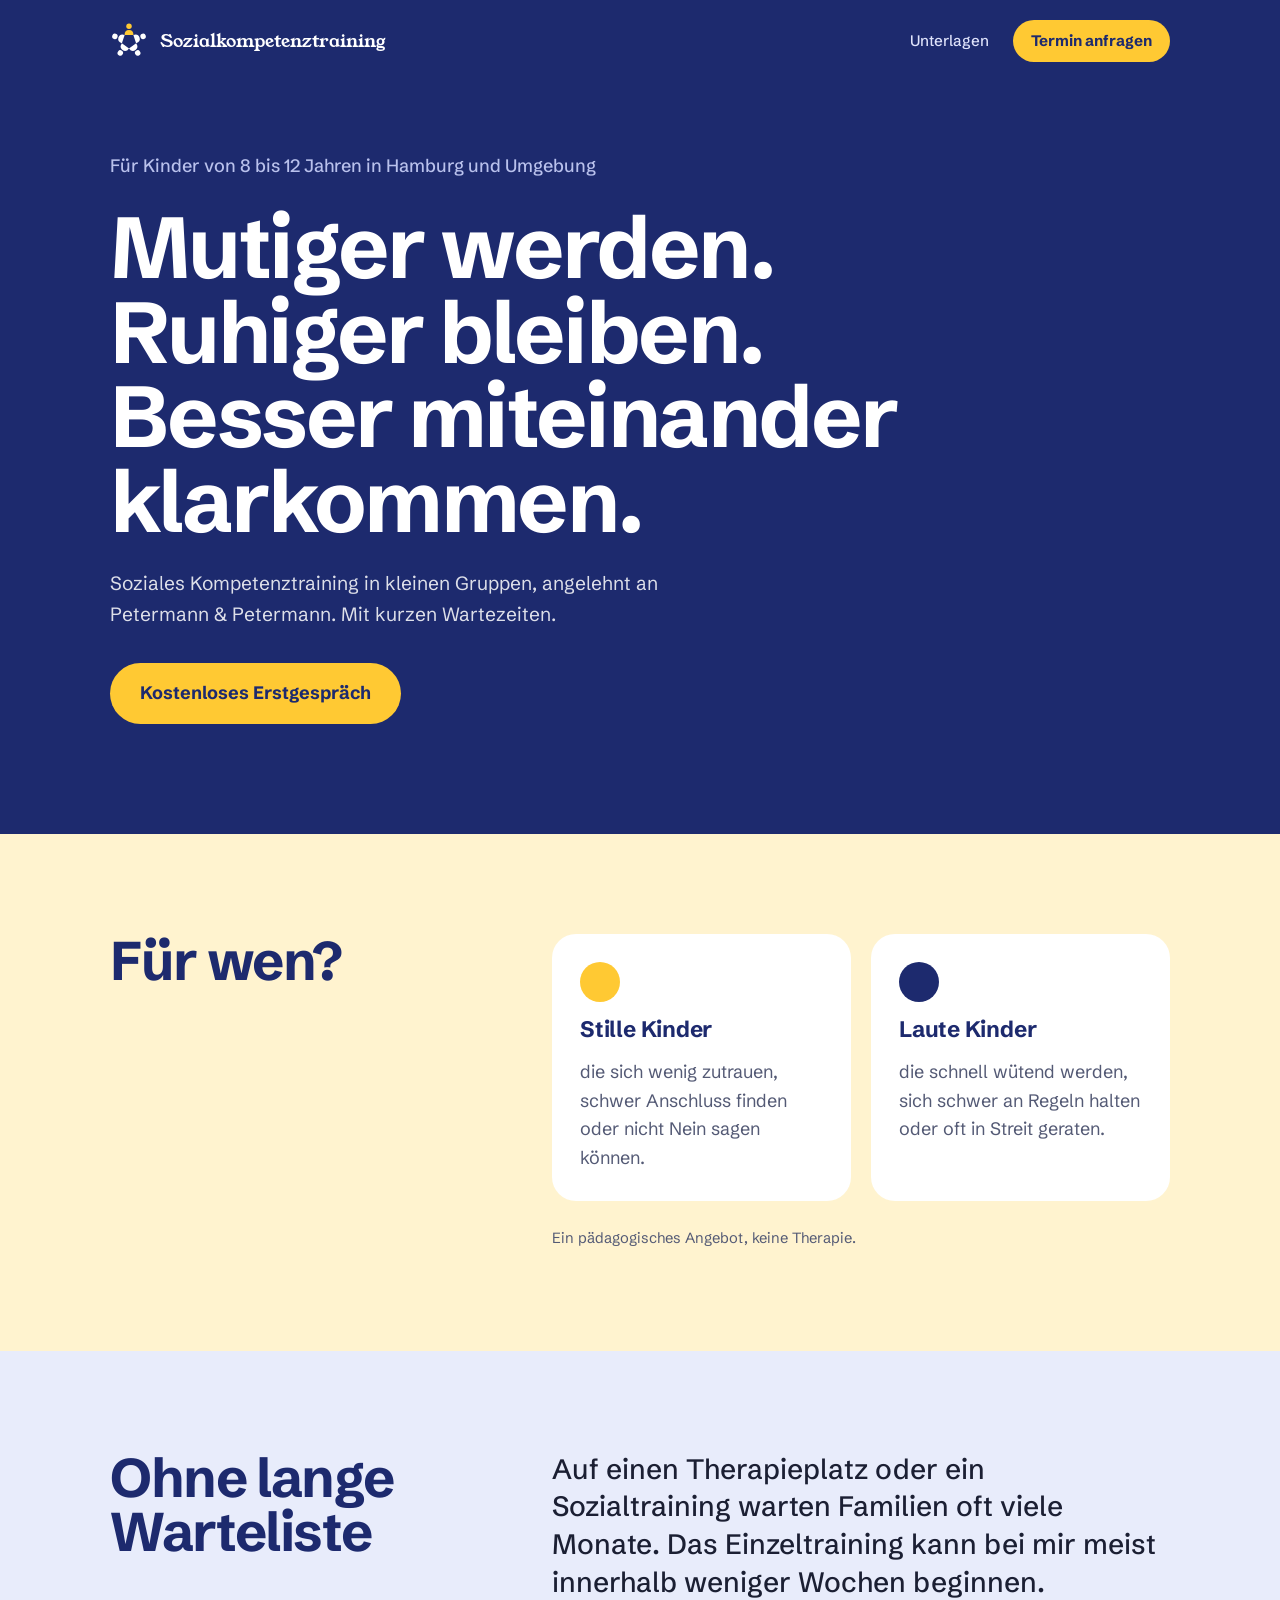
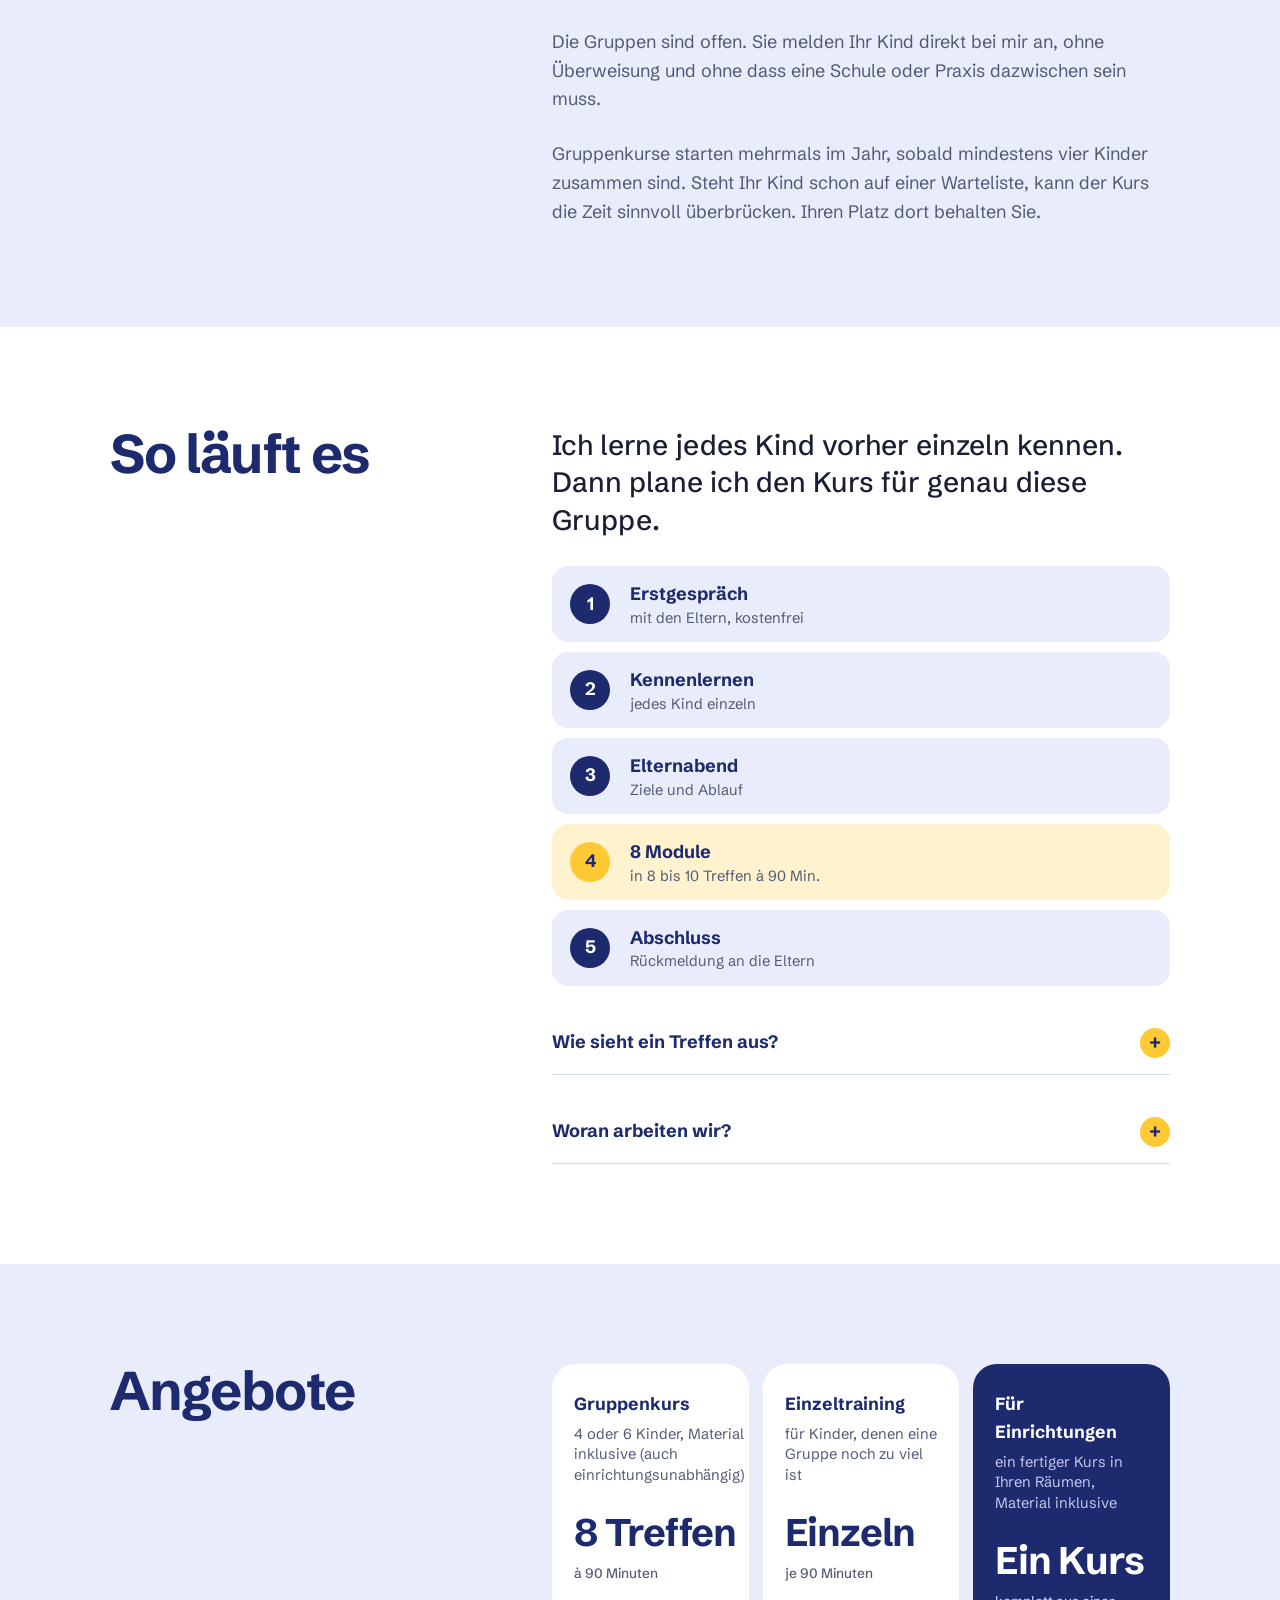
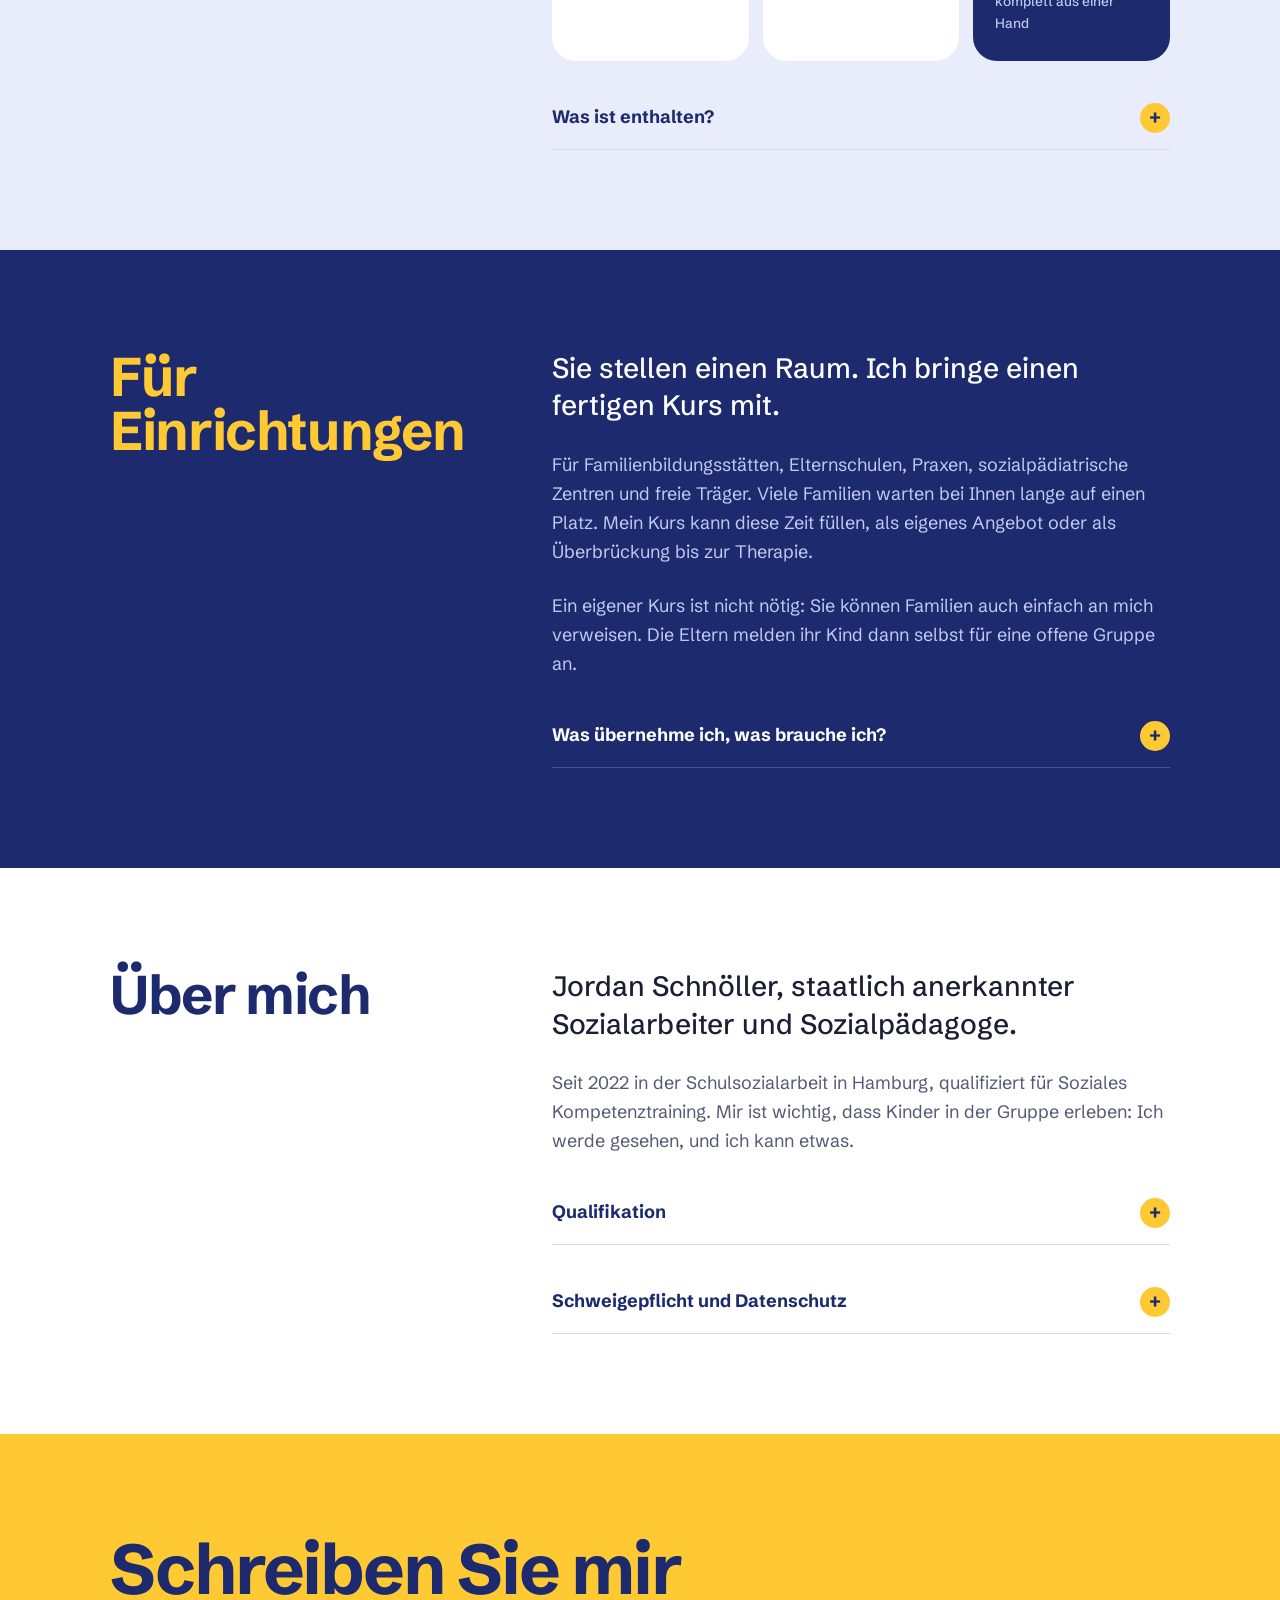
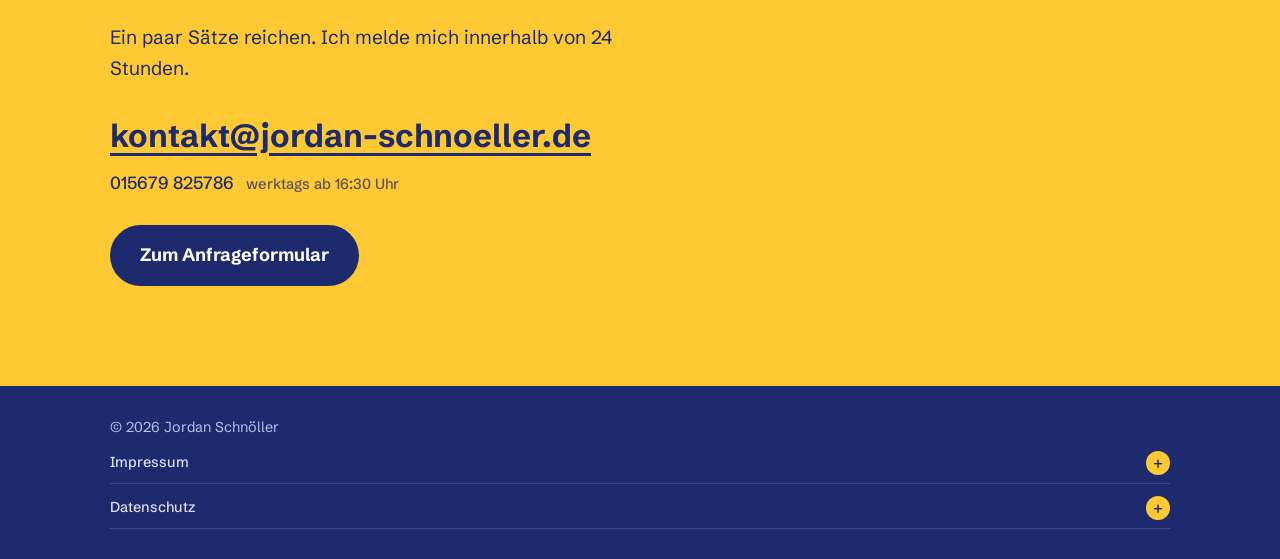
<file: index.html>
<!doctype html>
<html lang="de">
<head>
<meta charset="utf-8">
<meta name="viewport" content="width=device-width, initial-scale=1">
<title>Sozialkompetenztraining für Kinder in Hamburg | Jordan Schnöller</title>
<meta name="description" content="Soziales Kompetenztraining für Kinder von 8 bis 12 Jahren in Hamburg und Ahrensburg: kleine Gruppen, Einzeltraining und Kurse für Einrichtungen. Angelehnt an Petermann &amp; Petermann. Kostenloses Erstgespräch.">
<meta name="author" content="Jordan Schnöller">
<link rel="canonical" href="https://jordan-schnoeller.de/">
<meta property="og:type" content="website">
<meta property="og:locale" content="de_DE">
<meta property="og:site_name" content="Sozialkompetenztraining · Jordan Schnöller">
<meta property="og:url" content="https://jordan-schnoeller.de/">
<meta property="og:title" content="Sozialkompetenztraining für Kinder in Hamburg">
<meta property="og:description" content="Kleine Gruppen für Kinder von 8 bis 12 Jahren, die mutiger oder ruhiger werden wollen. Von Jordan Schnöller, Sozialarbeiter.">
<meta property="og:image" content="https://jordan-schnoeller.de/vorschau.png">
<meta property="og:image:width" content="1200">
<meta property="og:image:height" content="630">
<meta name="twitter:card" content="summary_large_image">
<script type="application/ld+json">
{
  "@context": "https://schema.org",
  "@graph": [
    {
      "@type": "Person",
      "@id": "https://jordan-schnoeller.de/#person",
      "name": "Jordan Schnöller",
      "jobTitle": "Sozialarbeiter und Sozialpädagoge (B.A.)",
      "url": "https://jordan-schnoeller.de/",
      "email": "kontakt@jordan-schnoeller.de"
    },
    {
      "@type": "ProfessionalService",
      "@id": "https://jordan-schnoeller.de/#angebot",
      "name": "Sozialkompetenztraining für Kinder – Jordan Schnöller",
      "description": "Soziales Kompetenztraining für Kinder von 8 bis 12 Jahren in kleinen Gruppen, angelehnt an Petermann & Petermann. Gruppenkurse, Einzeltraining und Kurse für Einrichtungen.",
      "url": "https://jordan-schnoeller.de/",
      "image": "https://jordan-schnoeller.de/vorschau.png",
      "logo": "https://jordan-schnoeller.de/favicon.svg",
      "email": "kontakt@jordan-schnoeller.de",
      "telephone": "+49 15679 825786",
      "founder": {"@id": "https://jordan-schnoeller.de/#person"},
      "areaServed": [
        {"@type": "City", "name": "Hamburg"},
        {"@type": "City", "name": "Ahrensburg"}
      ],
      "knowsAbout": ["Soziales Kompetenztraining", "Sozialkompetenztraining", "Soziale Arbeit"]
    }
  ]
}
</script>
<link rel="icon" href="favicon.svg" type="image/svg+xml">
<link rel="stylesheet" href="fonts.css">
<link rel="stylesheet" href="style.css">
</head>
<body>

<header>
  <div class="wrap bar">
    <a class="mark" href="#start"><svg viewBox="2 2 60 60" aria-hidden="true"><g transform="rotate(72.0 32 32)"><circle cx="32" cy="8.6" r="4.3" fill="currentColor"/><path d="M25 22.5 Q25 14.5 32 14.5 Q39 14.5 39 22.5 Z" fill="currentColor"/></g><g transform="rotate(144.0 32 32)"><circle cx="32" cy="8.6" r="4.3" fill="currentColor"/><path d="M25 22.5 Q25 14.5 32 14.5 Q39 14.5 39 22.5 Z" fill="currentColor"/></g><g transform="rotate(216.0 32 32)"><circle cx="32" cy="8.6" r="4.3" fill="currentColor"/><path d="M25 22.5 Q25 14.5 32 14.5 Q39 14.5 39 22.5 Z" fill="currentColor"/></g><g transform="rotate(288.0 32 32)"><circle cx="32" cy="8.6" r="4.3" fill="currentColor"/><path d="M25 22.5 Q25 14.5 32 14.5 Q39 14.5 39 22.5 Z" fill="currentColor"/></g><g transform="rotate(0.0 32 32)"><circle cx="32" cy="8.6" r="4.3" fill="#ffc933"/><path d="M25 22.5 Q25 14.5 32 14.5 Q39 14.5 39 22.5 Z" fill="#ffc933"/></g></svg><span>Sozialkompetenz&shy;training</span></a>
    <nav class="nav" aria-label="Hauptmenü"><a href="unterlagen.html">Unterlagen</a><a class="navcta" href="termin.html">Termin anfragen</a></nav>
  </div>
</header>

<main id="start">
  <section class="hero">
    <div class="wrap">
      <p class="kicker">Für Kinder von 8 bis 12 Jahren in Hamburg und Umgebung</p>
      <h1>Mutiger werden. Ruhiger bleiben. Besser miteinander klarkommen.</h1>
      <p class="lede">Soziales Kompetenztraining in kleinen Gruppen, angelehnt an Petermann &amp; Petermann. Mit kurzen Wartezeiten.</p>
      <a class="btn" href="termin.html">Kostenloses Erstgespräch</a>
    </div>
  </section>

  <section class="s-who">
    <div class="wrap split">
      <h2>Für wen?</h2>
      <div class="col">
        <div class="pair">
          <div class="item reveal"><span class="dot"></span><h3>Stille Kinder</h3><p>die sich wenig zutrauen, schwer Anschluss finden oder nicht Nein sagen können.</p></div>
          <div class="item reveal"><span class="dot dot2"></span><h3>Laute Kinder</h3><p>die schnell wütend werden, sich schwer an Regeln halten oder oft in Streit geraten.</p></div>
        </div>
        <p class="fine">Ein pädagogisches Angebot, keine Therapie.</p>
      </div>
    </div>
  </section>

  <section class="s-wait">
<div class="wrap split">
<h2>Ohne lange Warteliste</h2>
<div class="col">
<p class="big reveal">Auf einen Therapieplatz oder ein Sozialtraining warten Familien oft viele Monate. Das Einzeltraining kann bei mir meist innerhalb weniger Wochen beginnen.</p>
<p class="reveal">Die Gruppen sind offen. Sie melden Ihr Kind direkt bei mir an, ohne Überweisung und ohne dass eine Schule oder Praxis dazwischen sein muss.</p>
<p class="reveal">Gruppenkurse starten mehrmals im Jahr, sobald mindestens vier Kinder zusammen sind. Steht Ihr Kind schon auf einer Warteliste, kann der Kurs die Zeit sinnvoll überbrücken. Ihren Platz dort behalten Sie.</p>
</div>
</div>
</section>

<section class="s-how">
    <div class="wrap split">
      <h2>So läuft es</h2>
      <div class="col">
        <p class="big reveal">Ich lerne jedes Kind vorher einzeln kennen. Dann plane ich den Kurs für genau diese Gruppe.</p>
        <ol class="flow reveal">
          <li><b>Erstgespräch</b><span>mit den Eltern, kostenfrei</span></li>
          <li><b>Kennenlernen</b><span>jedes Kind einzeln</span></li>
          <li><b>Elternabend</b><span>Ziele und Ablauf</span></li>
          <li><b>8 Module</b><span>in 8 bis 10 Treffen à 90 Min.</span></li>
          <li><b>Abschluss</b><span>Rückmeldung an die Eltern</span></li>
        </ol>
        <details>
          <summary>Wie sieht ein Treffen aus?</summary>
          <div class="more">
            <ul class="mins">
              <li>Ankommen und Begrüßungsritual<span>5 Min.</span></li>
              <li>Warm-up<span>10 Min.</span></li>
              <li>Erarbeitung und Hauptübung<span>60 Min.</span></li>
              <li>Reflexion und Transfer in den Alltag<span>10 Min.</span></li>
              <li>Entspannung und Abschlussritual<span>5 Min.</span></li>
            </ul>
            <p>Jedes Treffen hat denselben Rahmen mit festen Gruppenregeln. Das gibt Sicherheit, gerade den unruhigen und den stillen Kindern.</p>
          </div>
        </details>
        <details>
          <summary>Woran arbeiten wir?</summary>
          <div class="more"><p>Gefühle erkennen und benennen, bei Wut ruhiger reagieren, sich in andere hineinversetzen, Kontakt aufnehmen und Nein sagen, Konflikte fair lösen, eigene Stärken sehen. Die Schwerpunkte richten sich nach der Gruppe.</p></div>
        </details>
      </div>
    </div>
  </section>

  <section class="s-price">
    <div class="wrap split">
      <h2>Angebote</h2>
      <div class="col">
        <div class="prices">
          <div class="price reveal"><h3>Gruppenkurs</h3><p>4 oder 6 Kinder, Material inklusive (auch einrichtungsunabhängig)</p><b>8 Treffen<small> à 90 Minuten</small></b></div>
          <div class="price reveal"><h3>Einzeltraining</h3><p>für Kinder, denen eine Gruppe noch zu viel ist</p><b>Einzeln<small> je 90 Minuten</small></b></div>
          <div class="price reveal"><h3>Für Einrichtungen</h3><p>ein fertiger Kurs in Ihren Räumen, Material inklusive</p><b>Ein Kurs<small> komplett aus einer Hand</small></b></div>
        </div>
        <details>
          <summary>Was ist enthalten?</summary>
          <div class="more"><p>Enthalten sind das Einzelkennenlernen der Kinder, der Elternabend, die Vor- und Nachbereitung sowie die Abschlussrückmeldung. Braucht eine Gruppe 10 statt 8 Treffen, planen wir das gemeinsam. Kurszeiten: samstags vormittags, montags 17:30 bis 19:30 Uhr oder freitags 17:00 bis 19:00 Uhr.</p></div>
        </details>
      </div>
    </div>
  </section>

  <section class="s-inst" id="einrichtungen">
    <div class="wrap split">
      <h2>Für Einrichtungen</h2>
      <div class="col">
        <p class="big reveal">Sie stellen einen Raum. Ich bringe einen fertigen Kurs mit.</p>
        <p class="reveal">Für Familienbildungsstätten, Elternschulen, Praxen, sozialpädiatrische Zentren und freie Träger. Viele Familien warten bei Ihnen lange auf einen Platz. Mein Kurs kann diese Zeit füllen, als eigenes Angebot oder als Überbrückung bis zur Therapie.</p>
        <p class="reveal">Ein eigener Kurs ist nicht nötig: Sie können Familien auch einfach an mich verweisen. Die Eltern melden ihr Kind dann selbst für eine offene Gruppe an.</p>
        <details>
          <summary>Was übernehme ich, was brauche ich?</summary>
          <div class="more"><p>Ich übernehme Kursleitung, Material, das Kennenlernen der Kinder, Anmelde- und Elternunterlagen, Elternabend und Abschlussrückmeldung. Von Ihnen brauche ich einen Gruppenraum für bis zu 6 Kinder, einen der drei Termine und je nach Modell Hilfe, die Familien zu erreichen.</p></div>
        </details>
      </div>
    </div>
  </section>

  <section class="s-me">
    <div class="wrap split">
      <h2>Über mich</h2>
      <div class="col">
        <p class="big reveal">Jordan Schnöller, staatlich anerkannter Sozialarbeiter und Sozialpädagoge.</p>
        <p class="reveal">Seit 2022 in der Schulsozialarbeit in Hamburg, qualifiziert für Soziales Kompetenztraining. Mir ist wichtig, dass Kinder in der Gruppe erleben: Ich werde gesehen, und ich kann etwas.</p>
        <details>
          <summary>Qualifikation</summary>
          <div class="more"><ul>
            <li>B.A. Soziale Arbeit, staatlich anerkannt</li>
            <li>Ausbildung zum Sozialpädagogischen Assistenten</li>
            <li>Qualifizierung „Soziales Kompetenztraining“, Beratungsstelle Gewaltprävention der Hamburger Behörde für Schule und Berufsbildung, 2024</li>
            <li>viele geleitete Trainingsgruppen mit Grundschul- und Unterstufenkindern</li>
          </ul><p>Die Kurse biete ich freiberuflich und unabhängig von meiner Stelle an.</p></div>
        </details>
        <details>
          <summary>Schweigepflicht und Datenschutz</summary>
          <div class="more"><p>Als staatlich anerkannter Sozialarbeiter unterliege ich der Schweigepflicht nach § 203 StGB. Informationen über Kinder und Familien gebe ich nur mit schriftlicher Einwilligung der Sorgeberechtigten weiter, auch an kooperierende Einrichtungen. Ausgenommen sind Fälle, in denen eine Gefahr für das Wohl eines Kindes oder einer anderen Person abgewendet werden muss (insbesondere § 4 KKG, § 34 StGB).</p></div>
        </details>
      </div>
    </div>
  </section>

  <section class="s-contact" id="kontakt">
    <div class="wrap">
      <h2>Schreiben Sie mir</h2>
      <p class="lede">Ein paar Sätze reichen. Ich melde mich innerhalb von 24 Stunden.</p>
      <div class="contact">
        <a href="mailto:kontakt@jordan-schnoeller.de">kontakt@jordan-schnoeller.de</a>
        <span>015679 825786 <small>werktags ab 16:30 Uhr</small></span>
      </div>
      <a class="btn" href="termin.html" style="background:var(--blue);color:var(--white)">Zum Anfrageformular</a>
    </div>
  </section>
</main>

<footer>
  <div class="wrap">
    <span>© 2026 Jordan Schnöller</span>
    <details id="impressum">
      <summary>Impressum</summary>
      <div class="body">
        <p>Angaben gemäß § 5 Digitale-Dienste-Gesetz</p>
        <p style="color:var(--text)">Jordan Schnöller<br>c/o Autorenglück #84121<br>Albert-Einstein-Straße 47<br>02977 Hoyerswerda</p>
        <h4>Kontakt</h4>
        <p>Telefon: 015679 825786<br>E-Mail: kontakt@jordan-schnoeller.de</p>
        <h4>Verantwortlich für den Inhalt nach § 18 Abs. 2 MStV</h4>
        <p>Jordan Schnöller, Anschrift wie oben</p>
      </div>
    </details>
    <details id="datenschutz">
      <summary>Datenschutz</summary>
      <div class="body">
        <h4>Verantwortlich</h4>
        <p>Verantwortlich für die Datenverarbeitung auf dieser Website ist Jordan Schnöller (Kontaktdaten im Impressum).</p>
        <h4>Aufruf der Website</h4>
        <p>Diese Website wird bei GitHub Pages (GitHub Inc., USA) gehostet. Beim Aufruf verarbeitet der Anbieter technisch notwendige Daten wie Ihre IP-Adresse, Datum und Uhrzeit sowie die aufgerufene Seite, um die Website auszuliefern und vor Missbrauch zu schützen. Rechtsgrundlage ist Art. 6 Abs. 1 lit. f DSGVO. GitHub ist unter dem EU-US Data Privacy Framework zertifiziert.</p>
        <p>Die Website setzt keine Cookies, nutzt keine Analyse- oder Trackingdienste und lädt Schriften von meinem eigenen Server.</p>
        <h4>Kontakt per E-Mail oder Telefon</h4>
        <p>Wenn Sie mich kontaktieren, verwende ich Ihre Angaben nur, um Ihre Anfrage zu beantworten und ein mögliches Training zu planen (Art. 6 Abs. 1 lit. b DSGVO). Die Daten lösche ich, wenn sie dafür nicht mehr gebraucht werden und keine gesetzlichen Aufbewahrungsfristen bestehen.</p>
        <h4>Anfrageformular</h4>
        <p>Wenn Sie das Anfrageformular nutzen, werden Ihre Angaben über den Dienst Web3Forms an mein E-Mail-Postfach weitergeleitet. Web3Forms verarbeitet die Daten dabei nur, um sie zuzustellen. Der Anbieter sitzt außerhalb der EU, deshalb kann eine Übermittlung in ein Drittland stattfinden. Rechtsgrundlage ist Art. 6 Abs. 1 lit. b DSGVO, weil Sie mit der Anfrage ein mögliches Training anbahnen. Wenn Sie das nicht möchten, schreiben Sie mir einfach direkt eine E-Mail oder rufen Sie an.</p>
        <p>Mein E-Mail-Postfach liegt bei Apple iCloud (Apple Distribution International Ltd., Irland).</p>
        <h4>Ihre Rechte</h4>
        <p>Sie haben das Recht auf Auskunft, Berichtigung, Löschung, Einschränkung der Verarbeitung, Datenübertragbarkeit und Widerspruch. Außerdem können Sie sich bei einer Datenschutz-Aufsichtsbehörde beschweren, zum Beispiel beim Unabhängigen Landeszentrum für Datenschutz Schleswig-Holstein.</p>
      </div>
    </details>
  </div>
</footer>

<script>
(function(){
  // Abschnitte unterhalb des sichtbaren Bereichs blenden beim Scrollen sanft ein
  if(!('IntersectionObserver' in window)||matchMedia('(prefers-reduced-motion: reduce)').matches)return;
  var els=[].slice.call(document.querySelectorAll('.reveal'));
  var io=new IntersectionObserver(function(es){es.forEach(function(e){if(e.isIntersecting){e.target.classList.add('in');io.unobserve(e.target);}});},{rootMargin:'0px 0px -8% 0px'});
  els.forEach(function(el,i){if(el.getBoundingClientRect().top>innerHeight){el.classList.add('pre');el.style.transitionDelay=(i%3)*80+'ms';io.observe(el);}});
  function openHash(){var h=location.hash.slice(1);if(h==='impressum'||h==='datenschutz')document.getElementById(h).open=true;}
  addEventListener('hashchange',openHash);openHash();
})();
</script>

</body>
</html>
</file>
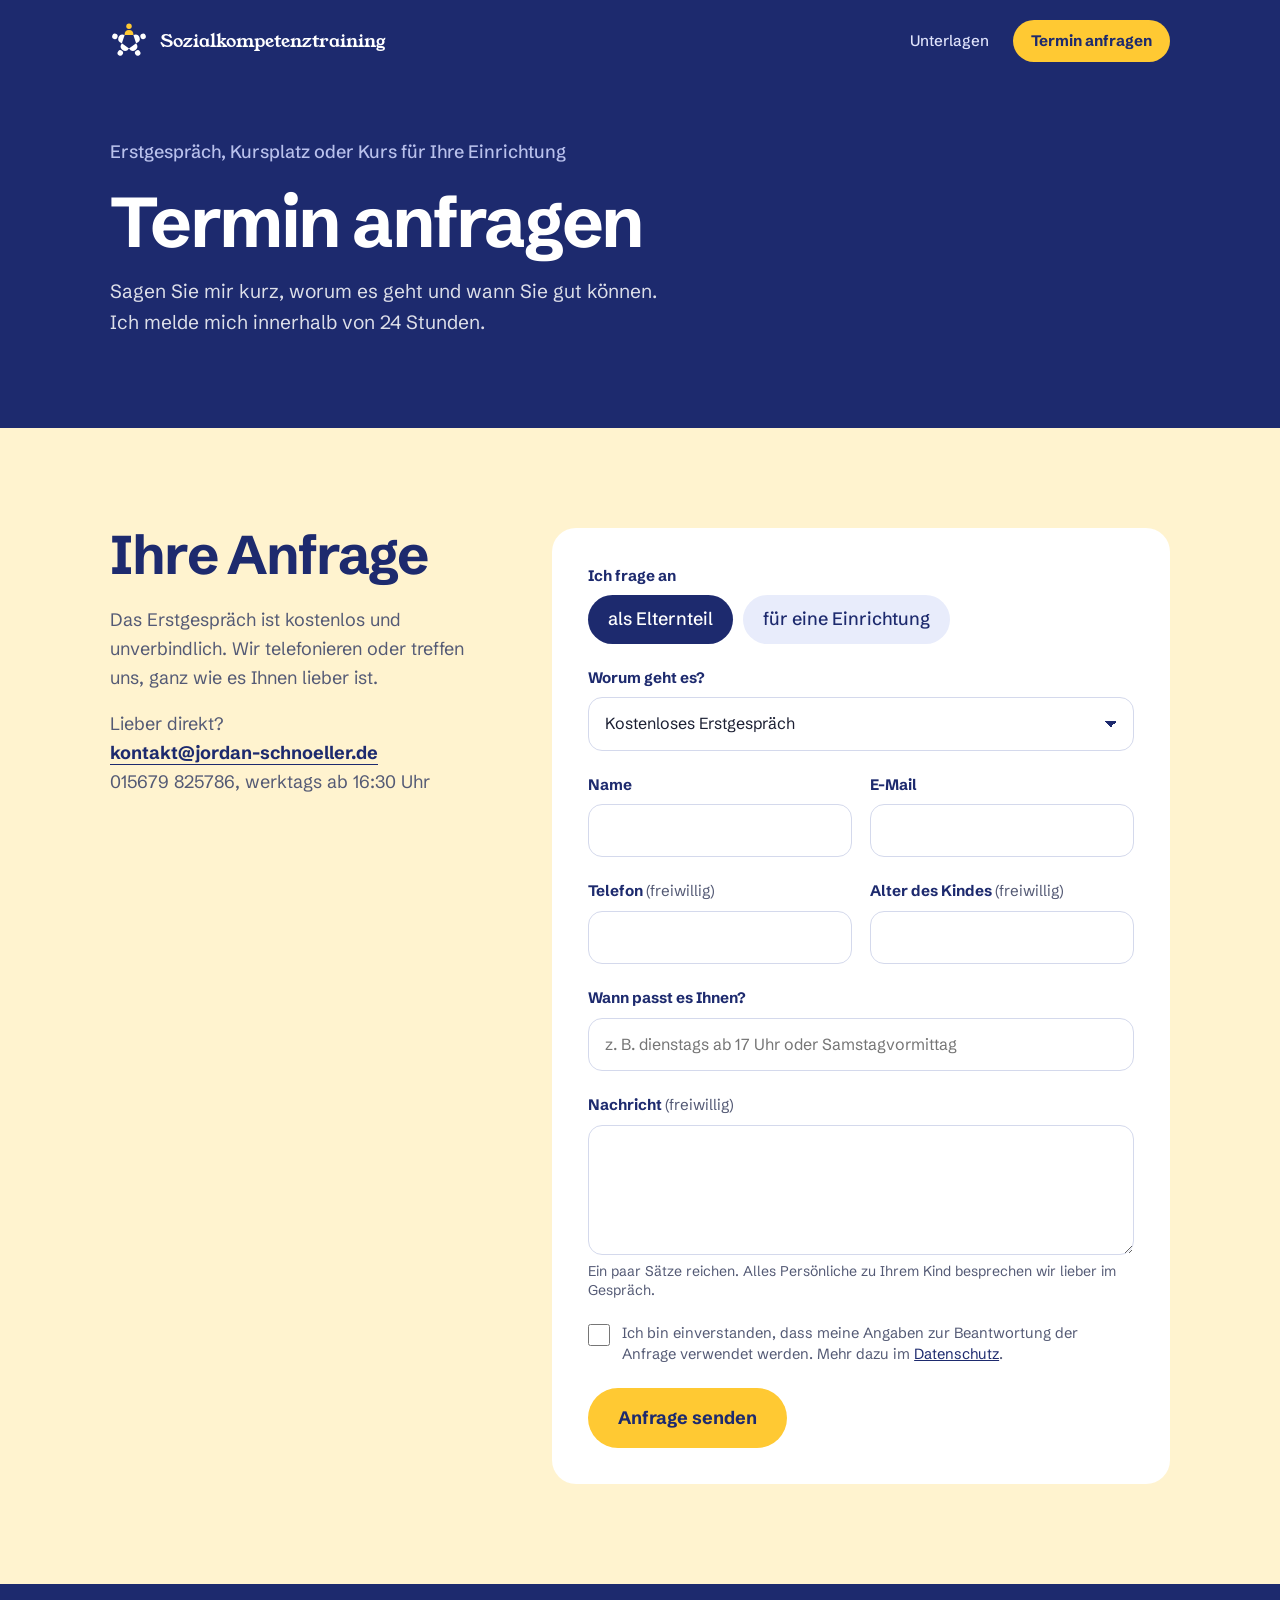
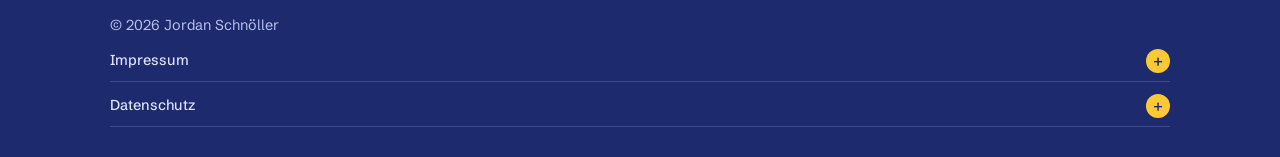
<file: termin.html>
<!doctype html>
<html lang="de">
<head>
<meta charset="utf-8">
<meta name="viewport" content="width=device-width, initial-scale=1">
<title>Termin anfragen | Sozialkompetenztraining Jordan Schnöller</title>
<meta name="description" content="Kostenloses Erstgespräch oder Kursplatz anfragen: Soziales Kompetenztraining für Kinder von 8 bis 12 Jahren in Hamburg und Ahrensburg.">
<meta name="author" content="Jordan Schnöller">
<link rel="canonical" href="https://jordan-schnoeller.de/termin.html">
<meta property="og:type" content="website">
<meta property="og:locale" content="de_DE">
<meta property="og:site_name" content="Sozialkompetenztraining · Jordan Schnöller">
<meta property="og:url" content="https://jordan-schnoeller.de/termin.html">
<meta property="og:title" content="Termin anfragen">
<meta property="og:description" content="Kostenloses Erstgespräch oder Kursplatz anfragen: Soziales Kompetenztraining für Kinder von 8 bis 12 Jahren in Hamburg und Ahrensburg.">
<meta property="og:image" content="https://jordan-schnoeller.de/vorschau.png">
<meta name="twitter:card" content="summary_large_image">
<link rel="icon" href="favicon.svg" type="image/svg+xml">
<link rel="stylesheet" href="fonts.css">
<link rel="stylesheet" href="style.css">
</head>
<body>

<header>
  <div class="wrap bar">
    <a class="mark" href="./"><svg viewBox="2 2 60 60" aria-hidden="true"><g transform="rotate(72.0 32 32)"><circle cx="32" cy="8.6" r="4.3" fill="currentColor"/><path d="M25 22.5 Q25 14.5 32 14.5 Q39 14.5 39 22.5 Z" fill="currentColor"/></g><g transform="rotate(144.0 32 32)"><circle cx="32" cy="8.6" r="4.3" fill="currentColor"/><path d="M25 22.5 Q25 14.5 32 14.5 Q39 14.5 39 22.5 Z" fill="currentColor"/></g><g transform="rotate(216.0 32 32)"><circle cx="32" cy="8.6" r="4.3" fill="currentColor"/><path d="M25 22.5 Q25 14.5 32 14.5 Q39 14.5 39 22.5 Z" fill="currentColor"/></g><g transform="rotate(288.0 32 32)"><circle cx="32" cy="8.6" r="4.3" fill="currentColor"/><path d="M25 22.5 Q25 14.5 32 14.5 Q39 14.5 39 22.5 Z" fill="currentColor"/></g><g transform="rotate(0.0 32 32)"><circle cx="32" cy="8.6" r="4.3" fill="#ffc933"/><path d="M25 22.5 Q25 14.5 32 14.5 Q39 14.5 39 22.5 Z" fill="#ffc933"/></g></svg><span>Sozialkompetenz&shy;training</span></a>
    <nav class="nav" aria-label="Hauptmenü"><a href="unterlagen.html">Unterlagen</a><a class="navcta" href="termin.html">Termin anfragen</a></nav>
  </div>
</header>

<main>
  <section class="phero">
    <div class="wrap">
      <p class="kicker">Erstgespräch, Kursplatz oder Kurs für Ihre Einrichtung</p>
      <h1>Termin anfragen</h1>
      <p class="lede">Sagen Sie mir kurz, worum es geht und wann Sie gut können. Ich melde mich innerhalb von 24 Stunden.</p>
    </div>
  </section>

  <section class="s-cream">
    <div class="wrap split">
      <div class="side">
        <h2>Ihre Anfrage</h2>
        <p>Das Erstgespräch ist kostenlos und unverbindlich. Wir telefonieren oder treffen uns, ganz wie es Ihnen lieber ist.</p>
        <p>Lieber direkt?<br><a href="mailto:kontakt@jordan-schnoeller.de">kontakt@jordan-schnoeller.de</a><br>015679 825786, werktags ab 16:30 Uhr</p>
      </div>

      <div>
      <form class="form" id="anfrage" action="https://api.web3forms.com/submit" method="POST">
        <input type="hidden" name="access_key" value="5229248a-cf9e-4934-a586-5cc524a2ba62">
        <input type="hidden" name="subject" value="Neue Terminanfrage über die Webseite">
        <input type="hidden" name="from_name" value="jordan-schnoeller.de">
        <input type="checkbox" name="botcheck" class="hp" tabindex="-1" autocomplete="off" aria-hidden="true">

        <fieldset class="field">
          <legend>Ich frage an</legend>
          <div class="pills">
            <label><input type="radio" name="Anfrage von" value="Eltern" checked><span>als Elternteil</span></label>
            <label><input type="radio" name="Anfrage von" value="Einrichtung"><span>für eine Einrichtung</span></label>
          </div>
        </fieldset>

        <div class="field">
          <label for="f-thema">Worum geht es?</label>
          <select id="f-thema" name="Thema">
            <option>Kostenloses Erstgespräch</option>
            <option>Platz in einem Gruppenkurs</option>
            <option>Einzeltraining</option>
            <option>Kurs für unsere Einrichtung</option>
            <option>Etwas anderes</option>
          </select>
        </div>

        <div class="two">
          <div class="field"><label for="f-name">Name</label><input id="f-name" type="text" name="Name" autocomplete="name" required></div>
          <div class="field"><label for="f-mail">E-Mail</label><input id="f-mail" type="email" name="email" autocomplete="email" required></div>
        </div>

        <div class="two">
          <div class="field"><label for="f-tel">Telefon <span class="opt">(freiwillig)</span></label><input id="f-tel" type="tel" name="Telefon" autocomplete="tel"></div>
          <div class="field" id="w-alter"><label for="f-alter">Alter des Kindes <span class="opt">(freiwillig)</span></label><input id="f-alter" type="text" name="Alter des Kindes" inputmode="numeric"></div>
          <div class="field" id="w-einr" hidden><label for="f-einr">Einrichtung</label><input id="f-einr" type="text" name="Einrichtung" autocomplete="organization"></div>
        </div>

        <div class="field">
          <label for="f-zeit">Wann passt es Ihnen?</label>
          <input id="f-zeit" type="text" name="Wann passt es" placeholder="z. B. dienstags ab 17 Uhr oder Samstagvormittag">
        </div>

        <div class="field">
          <label for="f-text">Nachricht <span class="opt">(freiwillig)</span></label>
          <textarea id="f-text" name="Nachricht"></textarea>
          <span class="hint">Ein paar Sätze reichen. Alles Persönliche zu Ihrem Kind besprechen wir lieber im Gespräch.</span>
        </div>

        <label class="check"><input type="checkbox" required> <span>Ich bin einverstanden, dass meine Angaben zur Beantwortung der Anfrage verwendet werden. Mehr dazu im <a href="#datenschutz">Datenschutz</a>.</span></label>

        <p class="msg err" id="f-err" role="alert" hidden>Das hat leider nicht geklappt. Schreiben Sie mir gern direkt an kontakt@jordan-schnoeller.de.</p>
        <button class="btn" type="submit">Anfrage senden</button>
      </form>

      <div class="done" id="f-done" hidden tabindex="-1">
        <span class="dot"></span>
        <h3>Danke, Ihre Anfrage ist angekommen.</h3>
        <p>Ich melde mich innerhalb von 24 Stunden bei Ihnen.</p>
        <a class="btn" href="./">Zur Startseite</a>
      </div>
      </div>
    </div>
  </section>
</main>

<footer>
  <div class="wrap">
    <span>© 2026 Jordan Schnöller</span>
    <details id="impressum">
      <summary>Impressum</summary>
      <div class="body">
        <p>Angaben gemäß § 5 Digitale-Dienste-Gesetz</p>
        <p style="color:var(--text)">Jordan Schnöller<br>c/o Autorenglück #84121<br>Albert-Einstein-Straße 47<br>02977 Hoyerswerda</p>
        <h4>Kontakt</h4>
        <p>Telefon: 015679 825786<br>E-Mail: kontakt@jordan-schnoeller.de</p>
        <h4>Verantwortlich für den Inhalt nach § 18 Abs. 2 MStV</h4>
        <p>Jordan Schnöller, Anschrift wie oben</p>
      </div>
    </details>
    <details id="datenschutz">
      <summary>Datenschutz</summary>
      <div class="body">
        <h4>Verantwortlich</h4>
        <p>Verantwortlich für die Datenverarbeitung auf dieser Website ist Jordan Schnöller (Kontaktdaten im Impressum).</p>
        <h4>Aufruf der Website</h4>
        <p>Diese Website wird bei GitHub Pages (GitHub Inc., USA) gehostet. Beim Aufruf verarbeitet der Anbieter technisch notwendige Daten wie Ihre IP-Adresse, Datum und Uhrzeit sowie die aufgerufene Seite, um die Website auszuliefern und vor Missbrauch zu schützen. Rechtsgrundlage ist Art. 6 Abs. 1 lit. f DSGVO. GitHub ist unter dem EU-US Data Privacy Framework zertifiziert.</p>
        <p>Die Website setzt keine Cookies, nutzt keine Analyse- oder Trackingdienste und lädt Schriften von meinem eigenen Server.</p>
        <h4>Kontakt per E-Mail oder Telefon</h4>
        <p>Wenn Sie mich kontaktieren, verwende ich Ihre Angaben nur, um Ihre Anfrage zu beantworten und ein mögliches Training zu planen (Art. 6 Abs. 1 lit. b DSGVO). Die Daten lösche ich, wenn sie dafür nicht mehr gebraucht werden und keine gesetzlichen Aufbewahrungsfristen bestehen.</p>
        <h4>Anfrageformular</h4>
        <p>Wenn Sie das Anfrageformular nutzen, werden Ihre Angaben über den Dienst Web3Forms an mein E-Mail-Postfach weitergeleitet. Web3Forms verarbeitet die Daten dabei nur, um sie zuzustellen. Der Anbieter sitzt außerhalb der EU, deshalb kann eine Übermittlung in ein Drittland stattfinden. Rechtsgrundlage ist Art. 6 Abs. 1 lit. b DSGVO, weil Sie mit der Anfrage ein mögliches Training anbahnen. Wenn Sie das nicht möchten, schreiben Sie mir einfach direkt eine E-Mail oder rufen Sie an.</p>
        <p>Mein E-Mail-Postfach liegt bei Apple iCloud (Apple Distribution International Ltd., Irland).</p>
        <h4>Ihre Rechte</h4>
        <p>Sie haben das Recht auf Auskunft, Berichtigung, Löschung, Einschränkung der Verarbeitung, Datenübertragbarkeit und Widerspruch. Außerdem können Sie sich bei einer Datenschutz-Aufsichtsbehörde beschweren, zum Beispiel beim Unabhängigen Landeszentrum für Datenschutz Schleswig-Holstein.</p>
      </div>
    </details>
  </div>
</footer>

<script>
(function(){function o(){var h=location.hash.slice(1);if(h==='impressum'||h==='datenschutz')document.getElementById(h).open=true;}addEventListener('hashchange',o);o();})();
</script>
<script>
(function(){
  var f=document.getElementById('anfrage'),done=document.getElementById('f-done'),err=document.getElementById('f-err');
  var alter=document.getElementById('w-alter'),einr=document.getElementById('w-einr');
  // Je nach Auswahl Feld "Alter des Kindes" oder "Einrichtung" zeigen
  f.querySelectorAll('input[name="Anfrage von"]').forEach(function(r){r.addEventListener('change',function(){
    var e=f.querySelector('input[name="Anfrage von"]:checked').value==='Einrichtung';
    alter.hidden=e;einr.hidden=!e;f.querySelector('#f-alter').disabled=e;f.querySelector('#f-einr').disabled=!e;
  });});
  f.querySelector('#f-einr').disabled=true;
  // Entwurf merken: übersteht ein Neuladen, wird beim Schließen des Tabs und nach dem Absenden gelöscht
  var KEY='anfrage-entwurf',SKIP=['access_key','subject','from_name','botcheck'];
  function save(){try{var d={};f.querySelectorAll('input[name],select[name],textarea[name]').forEach(function(el){
    if(SKIP.indexOf(el.name)>-1)return;if(el.type==='radio'){if(el.checked)d[el.name]=el.value;}else d[el.name]=el.value;});
    sessionStorage.setItem(KEY,JSON.stringify(d));}catch(e){}}
  try{var d=JSON.parse(sessionStorage.getItem(KEY)||'null');if(d){
    f.querySelectorAll('input[name],select[name],textarea[name]').forEach(function(el){
      if(!(el.name in d)||SKIP.indexOf(el.name)>-1)return;
      if(el.type==='radio'){el.checked=(el.value===d[el.name]);if(el.checked)el.dispatchEvent(new Event('change'));}else el.value=d[el.name];});}}catch(e){}
  f.addEventListener('input',save);f.addEventListener('change',save);
  f.addEventListener('submit',function(ev){
    ev.preventDefault();err.hidden=true;
    var b=f.querySelector('button');b.disabled=true;b.textContent='Wird gesendet …';
    function ok(){try{sessionStorage.removeItem(KEY);}catch(e){}f.hidden=true;done.hidden=false;done.focus();}
    function fail(){err.hidden=false;b.disabled=false;b.textContent='Anfrage senden';}
    if(f.access_key.value==='WEB3FORMS-SCHLUESSEL'){fail();return;} // noch kein Schlüssel: auf direkte E-Mail verweisen
    fetch(f.action,{method:'POST',headers:{'Accept':'application/json'},body:new FormData(f)})
      .then(function(r){return r.json();}).then(function(d){d.success?ok():fail();}).catch(fail);
  });
})();
</script>
</body>
</html>
</file>
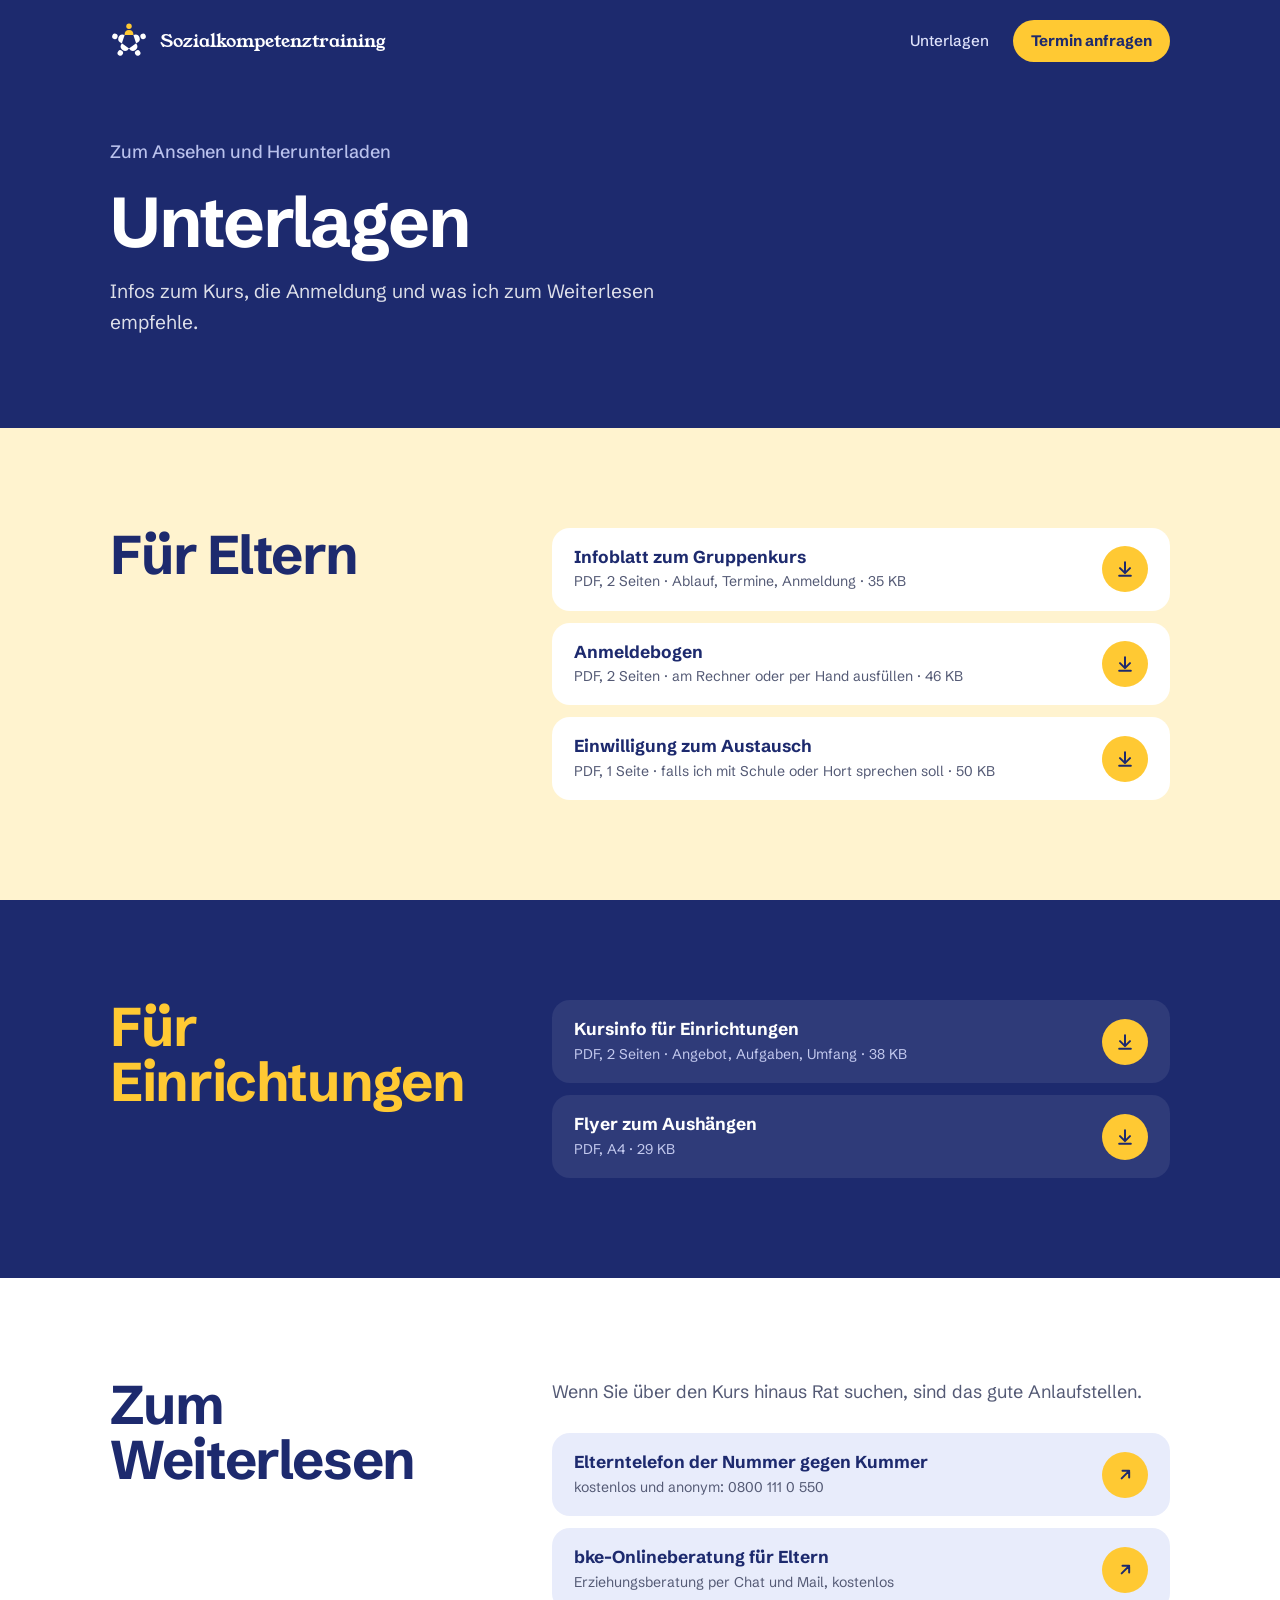
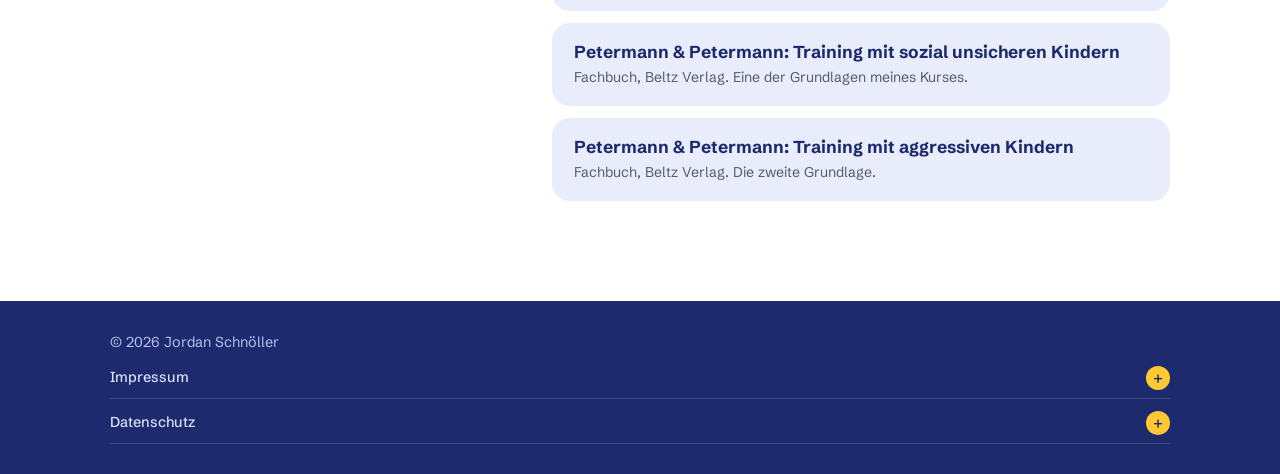
<file: unterlagen.html>
<!doctype html>
<html lang="de">
<head>
<meta charset="utf-8">
<meta name="viewport" content="width=device-width, initial-scale=1">
<title>Unterlagen | Sozialkompetenztraining Jordan Schnöller</title>
<meta name="description" content="Infoblatt, Anmeldebogen und Kursinfo zum Sozialkompetenztraining für Kinder in Hamburg zum Herunterladen.">
<meta name="author" content="Jordan Schnöller">
<link rel="canonical" href="https://jordan-schnoeller.de/unterlagen.html">
<meta property="og:type" content="website">
<meta property="og:locale" content="de_DE">
<meta property="og:site_name" content="Sozialkompetenztraining · Jordan Schnöller">
<meta property="og:url" content="https://jordan-schnoeller.de/unterlagen.html">
<meta property="og:title" content="Unterlagen">
<meta property="og:description" content="Infoblatt, Anmeldebogen und Kursinfo zum Sozialkompetenztraining für Kinder in Hamburg zum Herunterladen.">
<meta property="og:image" content="https://jordan-schnoeller.de/vorschau.png">
<meta name="twitter:card" content="summary_large_image">
<link rel="icon" href="favicon.svg" type="image/svg+xml">
<link rel="stylesheet" href="fonts.css">
<link rel="stylesheet" href="style.css">
</head>
<body>

<header>
  <div class="wrap bar">
    <a class="mark" href="./"><svg viewBox="2 2 60 60" aria-hidden="true"><g transform="rotate(72.0 32 32)"><circle cx="32" cy="8.6" r="4.3" fill="currentColor"/><path d="M25 22.5 Q25 14.5 32 14.5 Q39 14.5 39 22.5 Z" fill="currentColor"/></g><g transform="rotate(144.0 32 32)"><circle cx="32" cy="8.6" r="4.3" fill="currentColor"/><path d="M25 22.5 Q25 14.5 32 14.5 Q39 14.5 39 22.5 Z" fill="currentColor"/></g><g transform="rotate(216.0 32 32)"><circle cx="32" cy="8.6" r="4.3" fill="currentColor"/><path d="M25 22.5 Q25 14.5 32 14.5 Q39 14.5 39 22.5 Z" fill="currentColor"/></g><g transform="rotate(288.0 32 32)"><circle cx="32" cy="8.6" r="4.3" fill="currentColor"/><path d="M25 22.5 Q25 14.5 32 14.5 Q39 14.5 39 22.5 Z" fill="currentColor"/></g><g transform="rotate(0.0 32 32)"><circle cx="32" cy="8.6" r="4.3" fill="#ffc933"/><path d="M25 22.5 Q25 14.5 32 14.5 Q39 14.5 39 22.5 Z" fill="#ffc933"/></g></svg><span>Sozialkompetenz&shy;training</span></a>
    <nav class="nav" aria-label="Hauptmenü"><a href="unterlagen.html">Unterlagen</a><a class="navcta" href="termin.html">Termin anfragen</a></nav>
  </div>
</header>

<main>
  <section class="phero">
    <div class="wrap">
      <p class="kicker">Zum Ansehen und Herunterladen</p>
      <h1>Unterlagen</h1>
      <p class="lede">Infos zum Kurs, die Anmeldung und was ich zum Weiterlesen empfehle.</p>
    </div>
  </section>

  <section class="s-cream">
    <div class="wrap split">
      <h2>Für Eltern</h2>
      <div class="col">
        <ul class="docs">
          <li class="doc"><div><b>Infoblatt zum Gruppenkurs</b><small>PDF, 2 Seiten · Ablauf, Termine, Anmeldung · 35 KB</small></div><a class="get" href="unterlagen/Infoblatt_Gruppenkurs.pdf" target="_blank" rel="noopener" aria-label="Infoblatt zum Gruppenkurs öffnen (PDF)"><svg viewBox="0 0 24 24" fill="none" stroke="currentColor" stroke-width="2.4" stroke-linecap="round" stroke-linejoin="round" aria-hidden="true"><path d="M12 4v12M6 11l6 6 6-6M5 20h14"/></svg></a></li>
          <li class="doc"><div><b>Anmeldebogen</b><small>PDF, 2 Seiten · am Rechner oder per Hand ausfüllen · 46 KB</small></div><a class="get" href="unterlagen/Anmeldebogen_Gruppenkurs.pdf" target="_blank" rel="noopener" aria-label="Anmeldebogen öffnen (PDF)"><svg viewBox="0 0 24 24" fill="none" stroke="currentColor" stroke-width="2.4" stroke-linecap="round" stroke-linejoin="round" aria-hidden="true"><path d="M12 4v12M6 11l6 6 6-6M5 20h14"/></svg></a></li>
          <li class="doc"><div><b>Einwilligung zum Austausch</b><small>PDF, 1 Seite · falls ich mit Schule oder Hort sprechen soll · 50 KB</small></div><a class="get" href="unterlagen/Einwilligung_Austausch.pdf" target="_blank" rel="noopener" aria-label="Einwilligung zum Austausch öffnen (PDF)"><svg viewBox="0 0 24 24" fill="none" stroke="currentColor" stroke-width="2.4" stroke-linecap="round" stroke-linejoin="round" aria-hidden="true"><path d="M12 4v12M6 11l6 6 6-6M5 20h14"/></svg></a></li>
        </ul>
      </div>
    </div>
  </section>

  <section class="s-inst">
    <div class="wrap split">
      <h2>Für Einrichtungen</h2>
      <div class="col">
        <ul class="docs">
          <li class="doc"><div><b>Kursinfo für Einrichtungen</b><small>PDF, 2 Seiten · Angebot, Aufgaben, Umfang · 38 KB</small></div><a class="get" href="unterlagen/Kursinfo_Einrichtungen.pdf" target="_blank" rel="noopener" aria-label="Kursinfo für Einrichtungen öffnen (PDF)"><svg viewBox="0 0 24 24" fill="none" stroke="currentColor" stroke-width="2.4" stroke-linecap="round" stroke-linejoin="round" aria-hidden="true"><path d="M12 4v12M6 11l6 6 6-6M5 20h14"/></svg></a></li>
          <li class="doc"><div><b>Flyer zum Aushängen</b><small>PDF, A4 · 29 KB</small></div><a class="get" href="unterlagen/Flyer_Sozialkompetenztraining.pdf" target="_blank" rel="noopener" aria-label="Flyer zum Aushängen öffnen (PDF)"><svg viewBox="0 0 24 24" fill="none" stroke="currentColor" stroke-width="2.4" stroke-linecap="round" stroke-linejoin="round" aria-hidden="true"><path d="M12 4v12M6 11l6 6 6-6M5 20h14"/></svg></a></li>
        </ul>
      </div>
    </div>
  </section>

  <section class="s-white">
    <div class="wrap split">
      <h2>Zum Weiterlesen</h2>
      <div class="col">
        <p>Wenn Sie über den Kurs hinaus Rat suchen, sind das gute Anlaufstellen.</p>
        <ul class="docs">
          <li class="doc"><div><b>Elterntelefon der Nummer gegen Kummer</b><small>kostenlos und anonym: 0800 111 0 550</small></div><a class="get" href="https://www.nummergegenkummer.de/" target="_blank" rel="noopener" aria-label="Elterntelefon der Nummer gegen Kummer (externe Seite)"><svg viewBox="0 0 24 24" fill="none" stroke="currentColor" stroke-width="2.4" stroke-linecap="round" stroke-linejoin="round" aria-hidden="true"><path d="M8 16 17 7M9 7h8v8"/></svg></a></li>
          <li class="doc"><div><b>bke-Onlineberatung für Eltern</b><small>Erziehungsberatung per Chat und Mail, kostenlos</small></div><a class="get" href="https://www.bke-beratung.de/" target="_blank" rel="noopener" aria-label="bke-Onlineberatung für Eltern (externe Seite)"><svg viewBox="0 0 24 24" fill="none" stroke="currentColor" stroke-width="2.4" stroke-linecap="round" stroke-linejoin="round" aria-hidden="true"><path d="M8 16 17 7M9 7h8v8"/></svg></a></li>
          <li class="doc"><div><b>Petermann &amp; Petermann: Training mit sozial unsicheren Kindern</b><small>Fachbuch, Beltz Verlag. Eine der Grundlagen meines Kurses.</small></div></li>
          <li class="doc"><div><b>Petermann &amp; Petermann: Training mit aggressiven Kindern</b><small>Fachbuch, Beltz Verlag. Die zweite Grundlage.</small></div></li>
        </ul>
      </div>
    </div>
  </section>
</main>

<footer>
  <div class="wrap">
    <span>© 2026 Jordan Schnöller</span>
    <details id="impressum">
      <summary>Impressum</summary>
      <div class="body">
        <p>Angaben gemäß § 5 Digitale-Dienste-Gesetz</p>
        <p style="color:var(--text)">Jordan Schnöller<br>c/o Autorenglück #84121<br>Albert-Einstein-Straße 47<br>02977 Hoyerswerda</p>
        <h4>Kontakt</h4>
        <p>Telefon: 015679 825786<br>E-Mail: kontakt@jordan-schnoeller.de</p>
        <h4>Verantwortlich für den Inhalt nach § 18 Abs. 2 MStV</h4>
        <p>Jordan Schnöller, Anschrift wie oben</p>
      </div>
    </details>
    <details id="datenschutz">
      <summary>Datenschutz</summary>
      <div class="body">
        <h4>Verantwortlich</h4>
        <p>Verantwortlich für die Datenverarbeitung auf dieser Website ist Jordan Schnöller (Kontaktdaten im Impressum).</p>
        <h4>Aufruf der Website</h4>
        <p>Diese Website wird bei GitHub Pages (GitHub Inc., USA) gehostet. Beim Aufruf verarbeitet der Anbieter technisch notwendige Daten wie Ihre IP-Adresse, Datum und Uhrzeit sowie die aufgerufene Seite, um die Website auszuliefern und vor Missbrauch zu schützen. Rechtsgrundlage ist Art. 6 Abs. 1 lit. f DSGVO. GitHub ist unter dem EU-US Data Privacy Framework zertifiziert.</p>
        <p>Die Website setzt keine Cookies, nutzt keine Analyse- oder Trackingdienste und lädt Schriften von meinem eigenen Server.</p>
        <h4>Kontakt per E-Mail oder Telefon</h4>
        <p>Wenn Sie mich kontaktieren, verwende ich Ihre Angaben nur, um Ihre Anfrage zu beantworten und ein mögliches Training zu planen (Art. 6 Abs. 1 lit. b DSGVO). Die Daten lösche ich, wenn sie dafür nicht mehr gebraucht werden und keine gesetzlichen Aufbewahrungsfristen bestehen.</p>
        <h4>Anfrageformular</h4>
        <p>Wenn Sie das Anfrageformular nutzen, werden Ihre Angaben über den Dienst Web3Forms an mein E-Mail-Postfach weitergeleitet. Web3Forms verarbeitet die Daten dabei nur, um sie zuzustellen. Der Anbieter sitzt außerhalb der EU, deshalb kann eine Übermittlung in ein Drittland stattfinden. Rechtsgrundlage ist Art. 6 Abs. 1 lit. b DSGVO, weil Sie mit der Anfrage ein mögliches Training anbahnen. Wenn Sie das nicht möchten, schreiben Sie mir einfach direkt eine E-Mail oder rufen Sie an.</p>
        <p>Mein E-Mail-Postfach liegt bei Apple iCloud (Apple Distribution International Ltd., Irland).</p>
        <h4>Ihre Rechte</h4>
        <p>Sie haben das Recht auf Auskunft, Berichtigung, Löschung, Einschränkung der Verarbeitung, Datenübertragbarkeit und Widerspruch. Außerdem können Sie sich bei einer Datenschutz-Aufsichtsbehörde beschweren, zum Beispiel beim Unabhängigen Landeszentrum für Datenschutz Schleswig-Holstein.</p>
      </div>
    </details>
  </div>
</footer>

<script>
(function(){function o(){var h=location.hash.slice(1);if(h==='impressum'||h==='datenschutz')document.getElementById(h).open=true;}addEventListener('hashchange',o);o();})();
</script>

</body>
</html>
</file>
<file: fonts.css>
@font-face {
  font-family: 'Schibsted Grotesk';
  font-style: italic;
  font-weight: 400;
  font-display: swap;
  src: url(fonts/SchibstedGrotesk-400-italic.woff2) format('woff2');
  unicode-range: U+0000-00FF, U+0131, U+0152-0153, U+02BB-02BC, U+02C6, U+02DA, U+02DC, U+0304, U+0308, U+0329, U+2000-206F, U+20AC, U+2122, U+2191, U+2193, U+2212, U+2215, U+FEFF, U+FFFD;
}
@font-face {
  font-family: 'Schibsted Grotesk';
  font-style: normal;
  font-weight: 400;
  font-display: swap;
  src: url(fonts/SchibstedGrotesk-400-normal.woff2) format('woff2');
  unicode-range: U+0000-00FF, U+0131, U+0152-0153, U+02BB-02BC, U+02C6, U+02DA, U+02DC, U+0304, U+0308, U+0329, U+2000-206F, U+20AC, U+2122, U+2191, U+2193, U+2212, U+2215, U+FEFF, U+FFFD;
}
@font-face {
  font-family: 'Schibsted Grotesk';
  font-style: normal;
  font-weight: 500;
  font-display: swap;
  src: url(fonts/SchibstedGrotesk-500-normal.woff2) format('woff2');
  unicode-range: U+0000-00FF, U+0131, U+0152-0153, U+02BB-02BC, U+02C6, U+02DA, U+02DC, U+0304, U+0308, U+0329, U+2000-206F, U+20AC, U+2122, U+2191, U+2193, U+2212, U+2215, U+FEFF, U+FFFD;
}
@font-face {
  font-family: 'Schibsted Grotesk';
  font-style: normal;
  font-weight: 700;
  font-display: swap;
  src: url(fonts/SchibstedGrotesk-700-normal.woff2) format('woff2');
  unicode-range: U+0000-00FF, U+0131, U+0152-0153, U+02BB-02BC, U+02C6, U+02DA, U+02DC, U+0304, U+0308, U+0329, U+2000-206F, U+20AC, U+2122, U+2191, U+2193, U+2212, U+2215, U+FEFF, U+FFFD;
}
@font-face {
  font-family: 'Young Serif';
  font-style: normal;
  font-weight: 400;
  font-display: swap;
  src: url(fonts/YoungSerif-400-normal.woff2) format('woff2');
  unicode-range: U+0000-00FF, U+0131, U+0152-0153, U+02BB-02BC, U+02C6, U+02DA, U+02DC, U+0304, U+0308, U+0329, U+2000-206F, U+20AC, U+2122, U+2191, U+2193, U+2212, U+2215, U+FEFF, U+FFFD;
}
</file>
<file: style.css>
/* Variante B, Farbflächen: jeder Abschnitt eine ruhige Farbfläche, kräftige serifenlose Überschriften, sehr wenig Text. Bewusst nur ein (helles) Farbschema. */
:root{--blue:#1d2a6e;--blue2:#2a3a8f;--sky:#e8ecfb;--cream:#fff3cf;--yellow:#ffc933;--white:#ffffff;--text:#1b1f33;--muted:#545a75;--rule:#d4d9ec;
--display:"Schibsted Grotesk","Helvetica Neue",Arial,sans-serif;--body:"Schibsted Grotesk","Helvetica Neue",Arial,sans-serif;--serif:"Young Serif",Georgia,serif}
*{box-sizing:border-box}[hidden]{display:none!important}
body{margin:0;background:var(--white);color:var(--text);font-family:var(--body);font-size:18px;line-height:1.6}
.wrap{max-width:1100px;margin:0 auto;padding-left:max(20px,env(safe-area-inset-left,0px));padding-right:max(20px,env(safe-area-inset-right,0px))}
h1,h2,h3{margin:0;text-wrap:balance}
p{margin:0}a{color:inherit}
:focus-visible{outline:3px solid var(--yellow);outline-offset:3px;border-radius:4px}
header{background:var(--blue);color:var(--white)}
header .bar{display:flex;justify-content:space-between;align-items:center;padding-block:20px}
.mark{display:flex;gap:12px;align-items:center;text-decoration:none;color:var(--white);font-family:var(--serif);font-size:1.1rem}
.mark svg{width:38px;height:38px}
.navcta{font-weight:700;text-decoration:none;font-size:.95rem;background:var(--yellow);color:var(--blue);padding:9px 18px;border-radius:999px}
.hero{background:var(--blue);color:var(--white)}
.hero .wrap{padding-block:70px 110px;display:grid;gap:24px;justify-items:start}
.kicker{color:#b9c1ec;font-weight:500}
h1{font-family:var(--display);font-weight:700;font-size:clamp(2.6rem,7vw,5.4rem);line-height:.98;letter-spacing:-.03em;max-width:11em}
.lede{font-size:1.2rem;max-width:30em;opacity:.85}
.btn{display:inline-block;margin-top:10px;background:var(--yellow);color:var(--blue);text-decoration:none;font-weight:700;padding:16px 30px;border-radius:999px;transition:transform .2s}
.btn:hover{transform:translateY(-2px)}
.s-who{background:var(--cream)}
.s-wait{background:var(--sky)}
.s-how{background:var(--white)}
.s-price{background:var(--sky)}
.s-inst{background:var(--blue);color:var(--white)}
.s-me{background:var(--white)}
.s-contact{background:var(--yellow);color:var(--blue)}
.split{display:grid;grid-template-columns:minmax(0,1fr) minmax(0,1.6fr);gap:56px;padding-block:100px}
.split h2{font-family:var(--display);font-weight:700;font-size:clamp(2rem,4.5vw,3.4rem);line-height:1;letter-spacing:-.025em;color:var(--blue);align-self:start}
.s-inst h2{color:var(--yellow)}
.col{display:grid;gap:26px;min-width:0}
.big{font-size:clamp(1.35rem,2.4vw,1.75rem);line-height:1.35;font-weight:500}
.col > p:not(.big):not(.fine){color:var(--muted);max-width:36em}
.s-inst .col > p:not(.big){color:#c3c9ee}
.pair{display:grid;grid-template-columns:1fr 1fr;gap:20px}
.item{background:var(--white);border-radius:24px;padding:28px;display:grid;gap:10px;align-content:start}
.item h3{font-size:1.4rem;font-weight:700;color:var(--blue);letter-spacing:-.01em}
.item p{color:var(--muted)}
.dot{width:40px;height:40px;border-radius:50%;background:var(--yellow)}
.dot2{background:var(--blue)}
.fine{color:var(--muted);font-size:.92rem}
.flow{list-style:none;margin:0;padding:0;display:grid;gap:10px;counter-reset:f}
.flow li{counter-increment:f;display:grid;grid-template-columns:44px 1fr;column-gap:16px;align-items:center;background:var(--sky);border-radius:16px;padding:14px 18px}
.flow li::before{content:counter(f);grid-row:1/span 2;width:40px;height:40px;border-radius:50%;background:var(--blue);color:var(--white);font-weight:700;display:grid;place-items:center}
.flow li:nth-child(4){background:var(--cream)}
.flow li:nth-child(4)::before{background:var(--yellow);color:var(--blue)}
.flow b{color:var(--blue)}
.flow span{color:var(--muted);font-size:.92rem;line-height:1.3}
details{border-bottom:1px solid var(--rule)}
.s-inst details{border-color:rgba(255,255,255,.2)}
summary{cursor:pointer;list-style:none;padding:16px 0;font-weight:700;color:var(--blue);display:flex;justify-content:space-between;gap:12px}
.s-inst summary{color:var(--white)}
summary::-webkit-details-marker{display:none}
summary::after{content:"+";width:30px;height:30px;flex:none;border-radius:50%;background:var(--yellow);color:var(--blue);display:grid;place-items:center;font-size:1.2rem;line-height:1;transition:transform .25s}
details[open] summary::after{transform:rotate(45deg)}
.more{padding-bottom:20px;color:var(--muted);display:grid;gap:12px}
.s-inst .more{color:#c3c9ee}
.more ul{margin:0;padding-left:1.1em;display:grid;gap:6px}
.mins{list-style:none!important;padding:0!important;gap:0!important}
.mins li{display:flex;justify-content:space-between;gap:16px;padding-block:9px;border-bottom:1px solid var(--rule);color:var(--text)}
.mins span{color:var(--muted);white-space:nowrap;font-variant-numeric:tabular-nums}
.prices{display:grid;grid-template-columns:repeat(3,minmax(0,1fr));gap:14px}
.price{background:var(--white);border-radius:24px;padding:26px 22px;display:grid;gap:6px;align-content:start}
.price h3{font-weight:700;font-size:1.1rem;color:var(--blue)}
.price p{color:var(--muted);font-size:.92rem;line-height:1.4;min-height:2.8em}
.price b{font-size:clamp(1.9rem,3.4vw,2.4rem);font-weight:700;letter-spacing:-.02em;color:var(--blue);margin-top:10px;font-variant-numeric:tabular-nums}
.price small{display:block;font-size:.85rem;font-weight:500;color:var(--muted);letter-spacing:0}
.price:nth-child(3){background:var(--blue)}.price:nth-child(3) h3,.price:nth-child(3) b{color:var(--white)}.price:nth-child(3) p,.price:nth-child(3) small{color:#c3c9ee}
.s-contact .wrap{padding-block:100px;display:grid;gap:18px;justify-items:start}
.s-contact h2{font-weight:700;font-size:clamp(2.4rem,6vw,4.4rem);letter-spacing:-.03em;line-height:1}
.s-contact .lede{opacity:1;color:var(--blue)}
.contact{display:grid;gap:8px;margin-top:8px}
.contact a{font-weight:700;font-size:clamp(1.3rem,3.4vw,2rem);word-break:break-word;text-underline-offset:6px}
.contact span{font-size:1.1rem;font-weight:500}
.contact small{opacity:.75;margin-left:8px}
footer{background:var(--blue);color:#b9c1ec;font-size:.9rem}
footer .wrap{padding-block:30px;display:grid;gap:4px}
footer summary{color:#dfe3fb;font-weight:500;padding:8px 0}footer summary::after{width:24px;height:24px;font-size:1rem}
footer details{border-color:rgba(255,255,255,.15)}
footer .body{padding-bottom:16px}footer .body p{color:#b9c1ec}footer .body p+p{margin-top:8px}footer .body h4{margin:14px 0 4px;color:#fff}
footer .body p[style]{color:#fff!important}
.reveal{transition:opacity .8s ease,transform .8s cubic-bezier(.2,.7,.2,1)}
.reveal.pre{opacity:0;transform:translateY(22px)}
.reveal.pre.in{opacity:1;transform:none}
@media (max-width:820px){.split{grid-template-columns:1fr;gap:24px;padding-block:72px}.pair,.prices{grid-template-columns:1fr}.price p{min-height:0}.hero .wrap{padding-block:48px 80px}}
/* Navigation */
.nav{display:flex;gap:24px;align-items:center}
.nav a:not(.navcta){color:#dfe3fb;text-decoration:none;font-weight:500;font-size:.95rem;text-underline-offset:7px;text-decoration-thickness:2px}
.nav a:not(.navcta):hover,.nav a[aria-current]{color:#fff;text-decoration:underline;text-decoration-color:var(--yellow)}
@media (max-width:600px){.mark span{display:none}.nav{gap:16px}.navcta{padding:9px 15px}}

/* Unterseiten */
.phero{background:var(--blue);color:var(--white)}
.phero .wrap{padding-block:56px 90px;display:grid;gap:20px;justify-items:start}
.phero h1{font-size:clamp(2.4rem,6vw,4.4rem);max-width:12em}
.s-cream{background:var(--cream)}.s-white{background:var(--white)}.s-sky{background:var(--sky)}
.side{display:grid;gap:18px;align-content:start}
.side h2{margin-bottom:6px}
.side p{color:var(--muted)}
.side a{font-weight:700;color:var(--blue);text-underline-offset:5px}

/* Formular */
.form{background:var(--white);border-radius:24px;padding:clamp(22px,4vw,36px);display:grid;gap:22px;min-width:0}
.field{display:grid;gap:7px;min-width:0;border:0;margin:0;padding:0}
.field > label,.field legend{font-weight:700;color:var(--blue);font-size:.95rem;padding:0}
.field legend{margin-bottom:7px}
.opt{font-weight:400;color:var(--muted)}
.hint{font-size:.88rem;color:var(--muted);line-height:1.4}
.form input[type=text],.form input[type=email],.form input[type=tel],.form select,.form textarea{font:inherit;font-size:1rem;width:100%;padding:13px 16px;border:1.5px solid var(--rule);border-radius:14px;background:var(--white);color:var(--text);transition:border-color .2s}
.form textarea{min-height:130px;resize:vertical}
.form select{appearance:none;background-image:linear-gradient(45deg,transparent 50%,var(--blue) 50%),linear-gradient(135deg,var(--blue) 50%,transparent 50%);background-position:calc(100% - 22px) 50%,calc(100% - 16px) 50%;background-size:6px 6px;background-repeat:no-repeat;padding-right:44px}
.form input:focus,.form select:focus,.form textarea:focus{border-color:var(--blue);outline:none;box-shadow:0 0 0 3px var(--yellow)}
.two{display:grid;grid-template-columns:1fr 1fr;gap:18px}
.pills{display:flex;flex-wrap:wrap;gap:10px}
.pills label{position:relative;cursor:pointer}
.pills input{position:absolute;opacity:0;inset:0;margin:0;cursor:pointer}
.pills span{display:block;padding:10px 20px;border-radius:999px;background:var(--sky);color:var(--blue);font-weight:500;transition:background .2s,color .2s}
.pills input:checked + span{background:var(--blue);color:var(--white)}
.pills input:focus-visible + span{outline:3px solid var(--yellow);outline-offset:2px}
.check{display:flex;gap:12px;align-items:flex-start;color:var(--muted);font-size:.92rem;line-height:1.45;cursor:pointer}
.check input{width:22px;height:22px;flex:none;margin:1px 0 0;accent-color:var(--blue)}
.check a{color:var(--blue)}
.hp{position:absolute;left:-9999px}
.form .btn{border:0;font:inherit;font-weight:700;cursor:pointer;justify-self:start;margin-top:0}
.form .btn[disabled]{opacity:.6;cursor:wait}
.msg{border-radius:16px;padding:16px 18px;font-weight:500}
.msg.err{background:#fde8e4;color:#7a2416}
.done{background:var(--white);border-radius:24px;padding:clamp(28px,5vw,48px);display:grid;gap:14px;justify-items:start}
.done h3{font-size:clamp(1.6rem,3vw,2.2rem);color:var(--blue);letter-spacing:-.02em;line-height:1.1}
.done p{color:var(--muted)}

/* Unterlagen */
.docs{list-style:none;margin:0;padding:0;display:grid;gap:12px}
.doc{display:flex;align-items:center;justify-content:space-between;gap:16px;background:var(--white);border-radius:18px;padding:18px 22px}
.s-white .doc{background:var(--sky)}
.doc b{display:block;color:var(--blue);font-size:1.08rem;line-height:1.3}
.doc small{display:block;color:var(--muted);font-size:.88rem;margin-top:2px}
.doc a.get{flex:none;width:46px;height:46px;border-radius:50%;background:var(--yellow);color:var(--blue);display:grid;place-items:center;transition:transform .2s}
.doc a.get:hover{transform:translateY(-2px)}
.doc a.get svg{width:20px;height:20px}
.doc .soon{flex:none;font-size:.82rem;font-weight:500;color:var(--muted);border:1.5px dashed var(--rule);border-radius:999px;padding:6px 12px;white-space:nowrap}
.s-inst .doc{background:rgba(255,255,255,.08)}
.s-inst .doc b{color:var(--white)}.s-inst .doc small{color:#c3c9ee}
.s-inst .doc .soon{color:#c3c9ee;border-color:rgba(255,255,255,.3)}
@media (max-width:820px){.two{grid-template-columns:1fr}}
</file>
